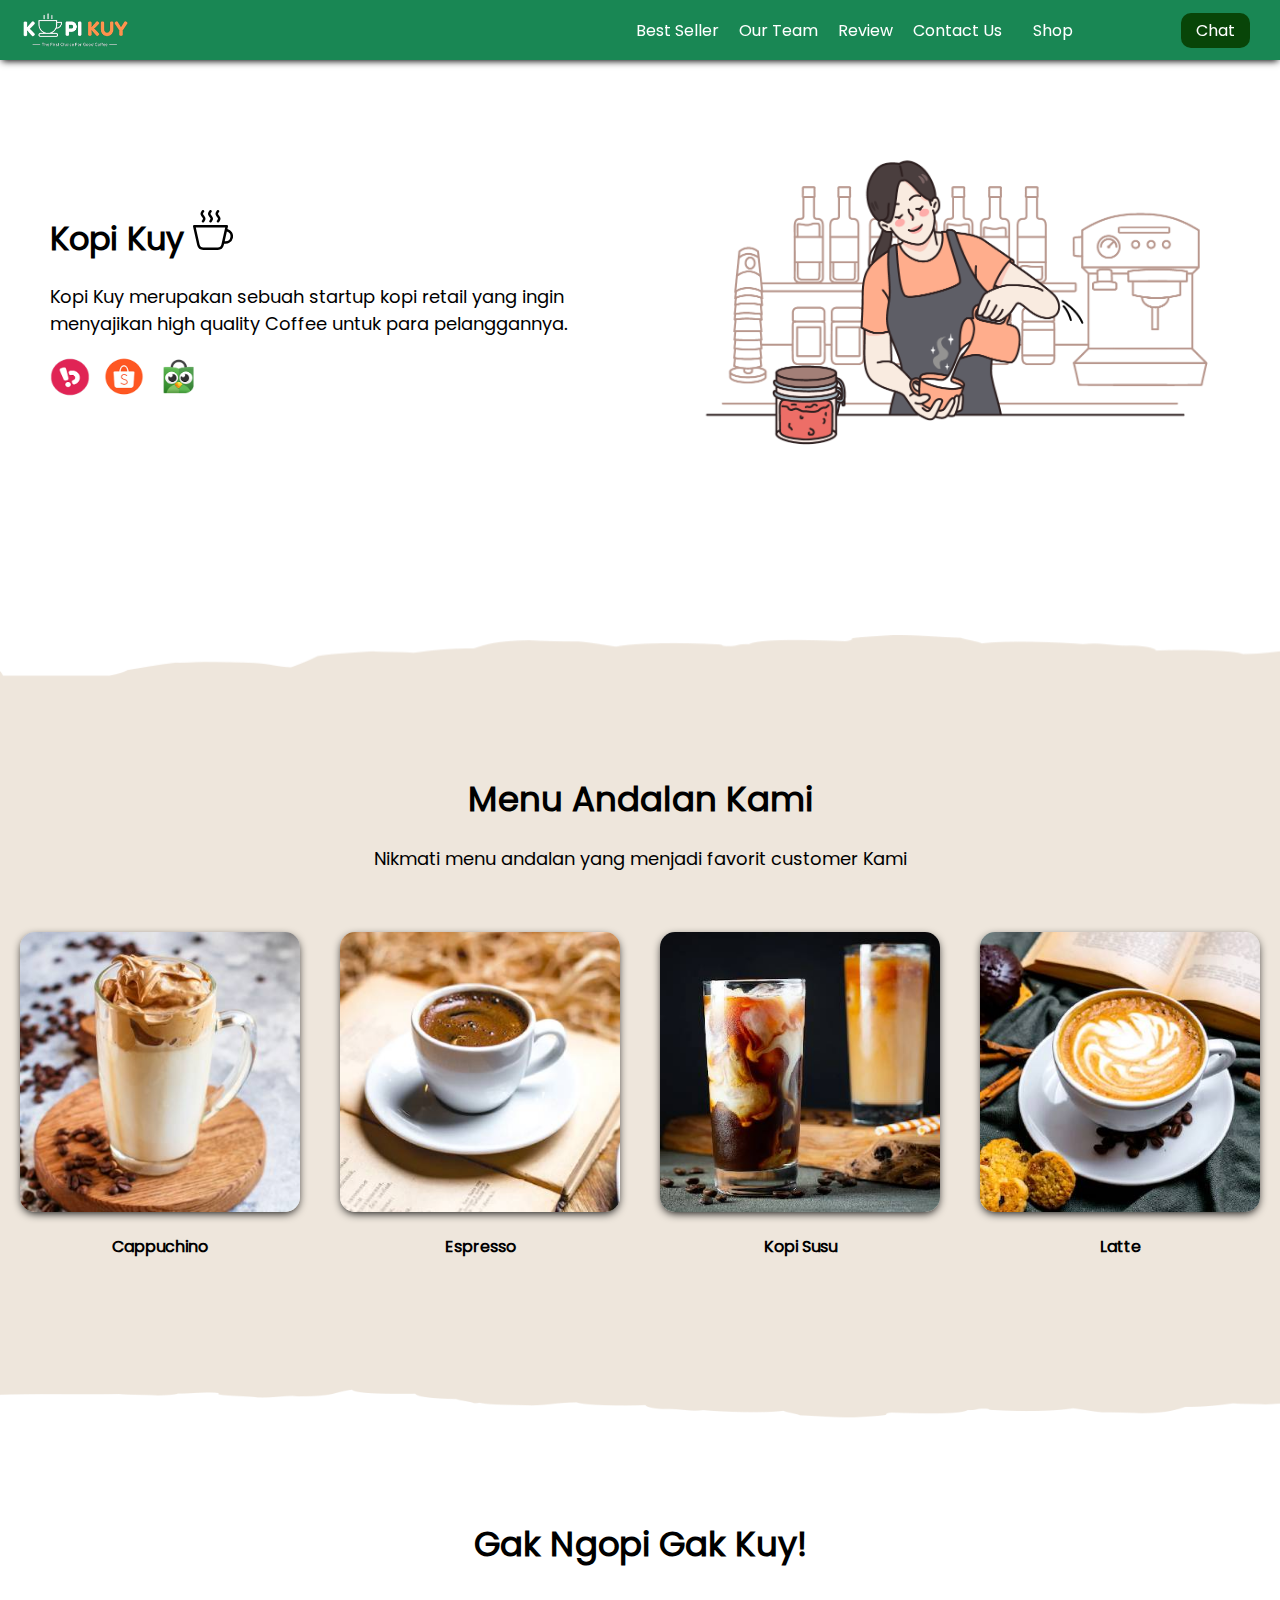
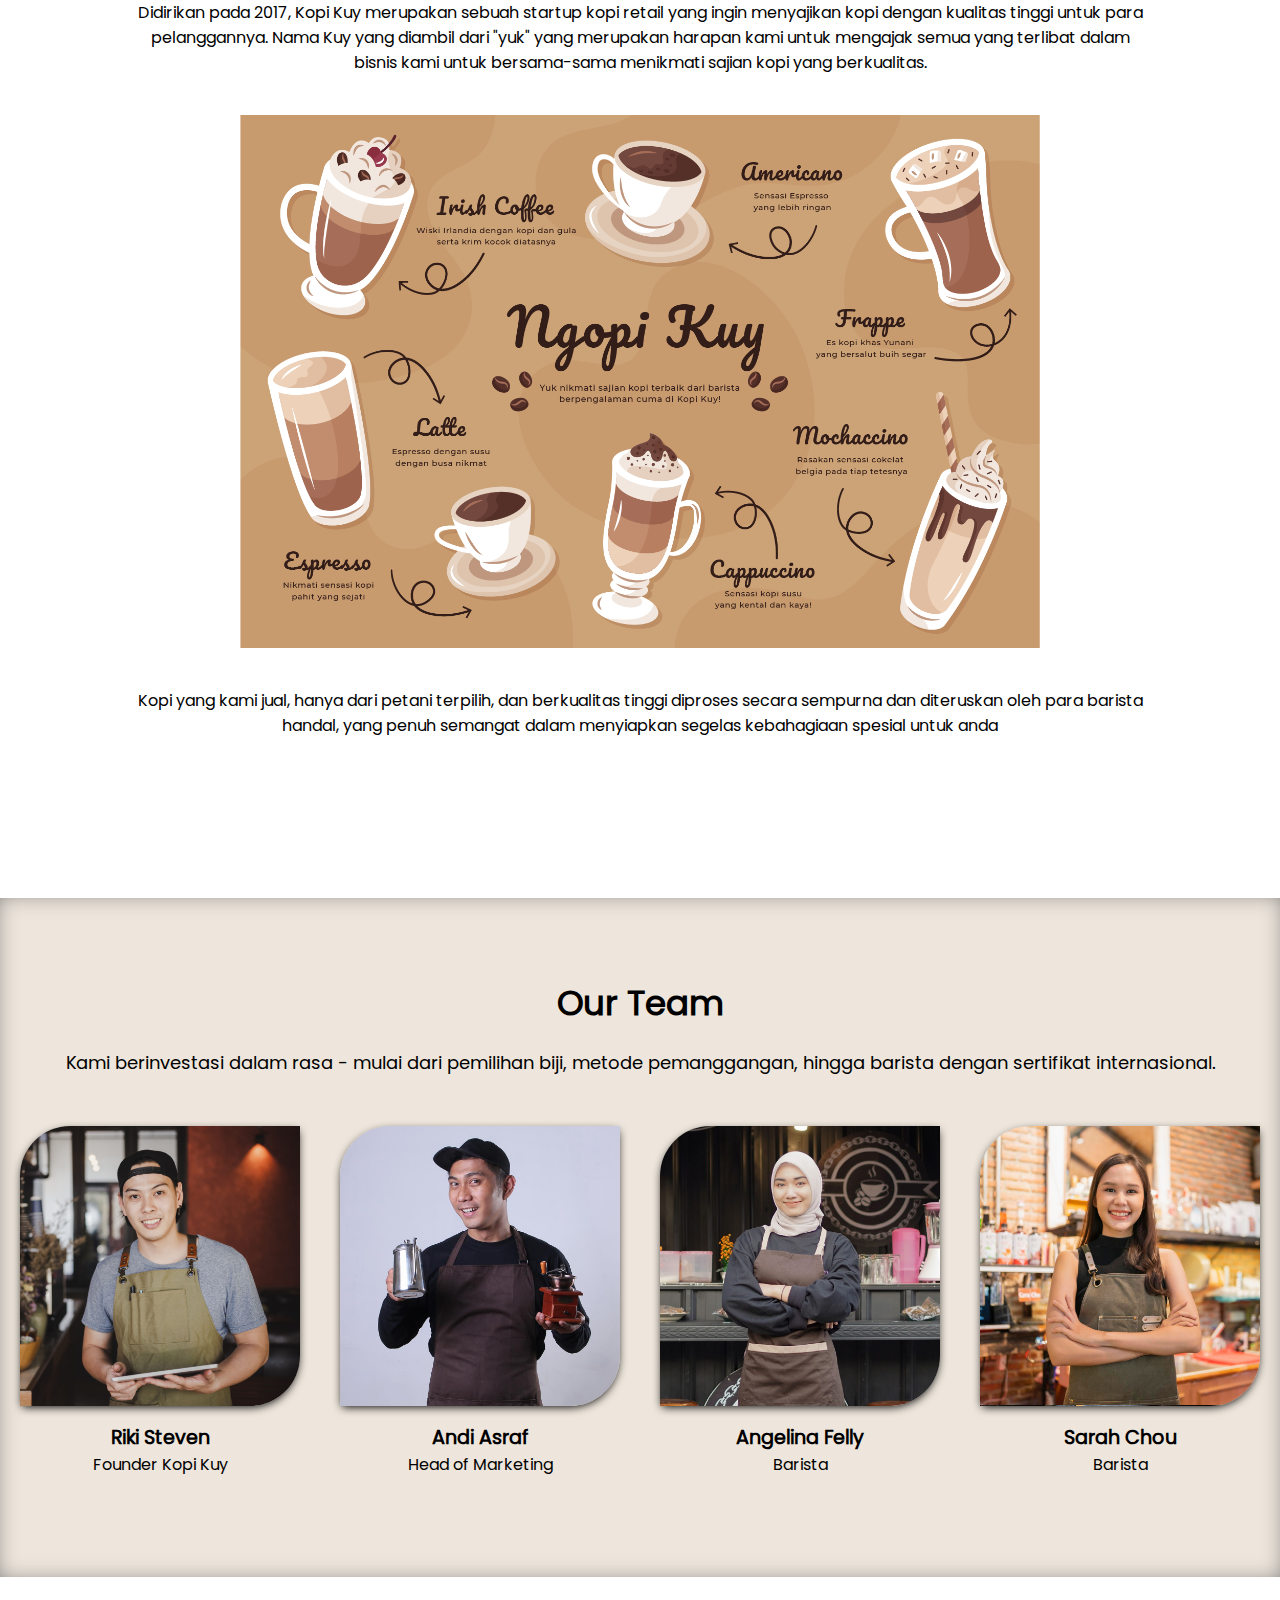
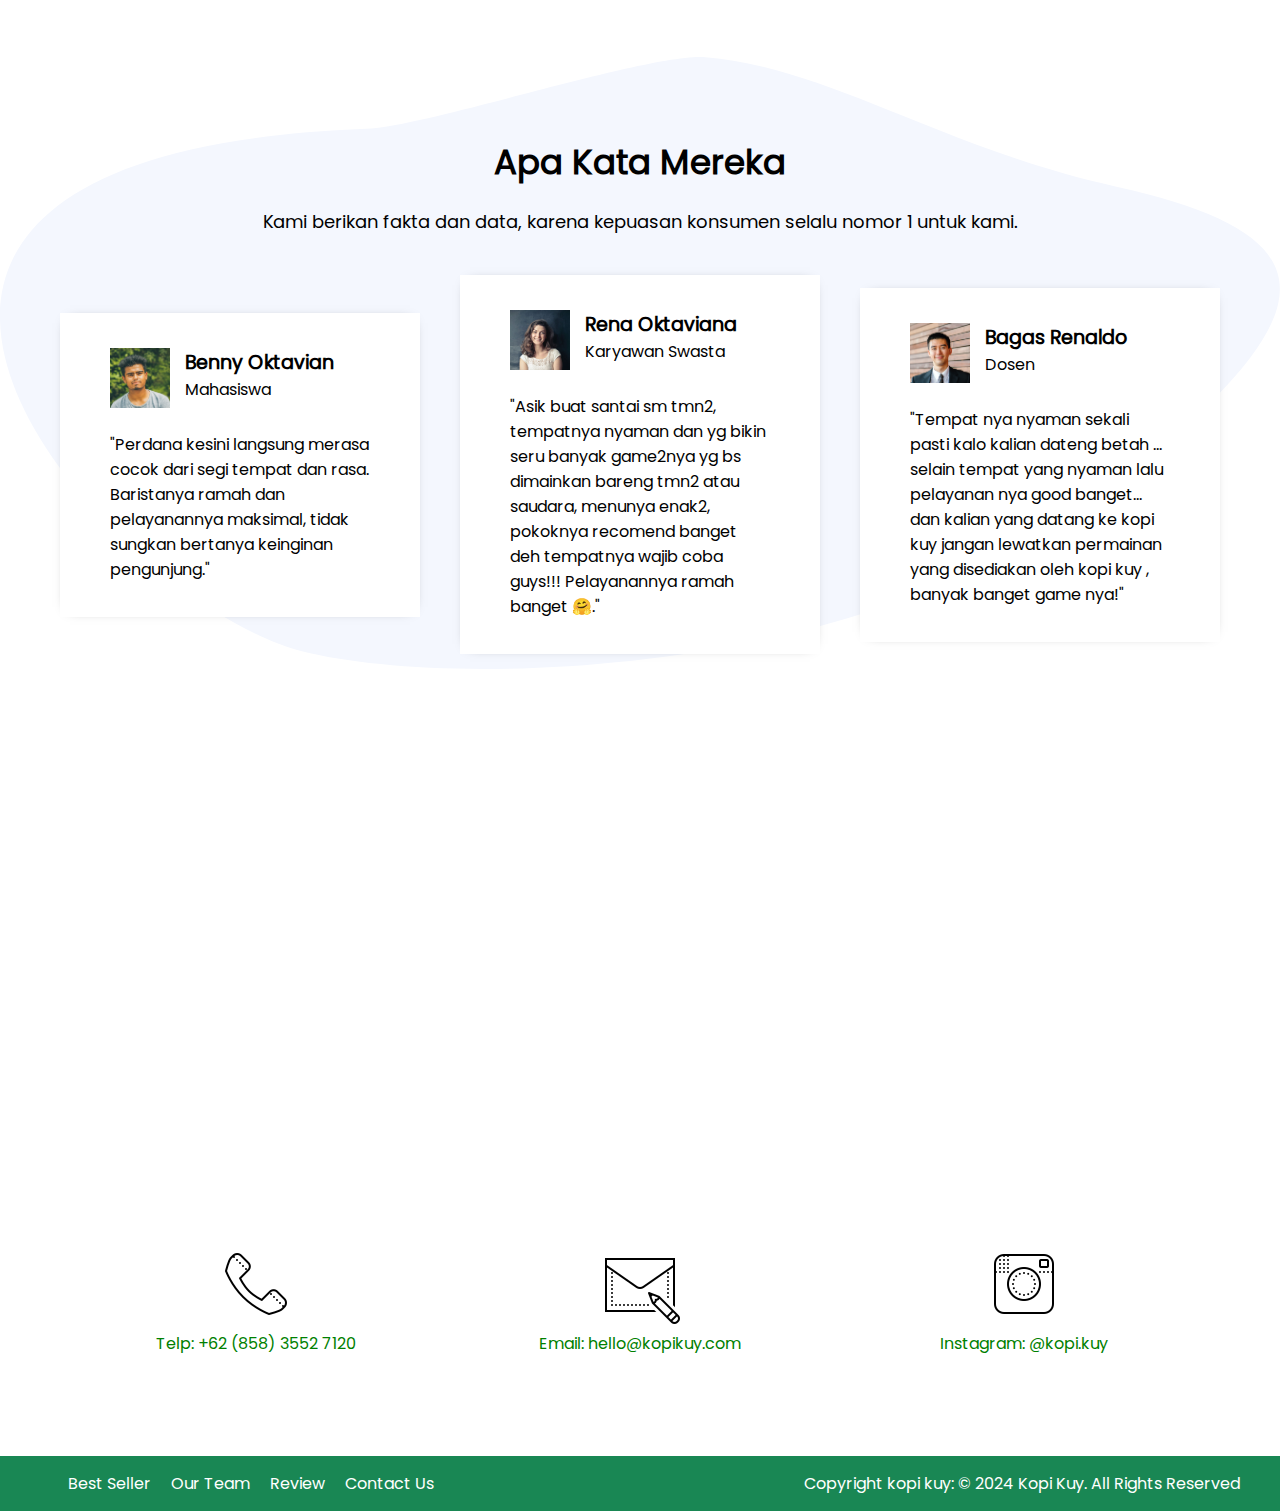
<file: index.html>
<!DOCTYPE html>
<html lang="id">

<head>
    <meta charset="UTF-8">
    <meta http-equiv="X-UA-Compatible" content="IE=edge">
    <meta name="viewport" content="width=device-width, initial-scale=1.0">
    <link rel="shortcut icon" href="images/favicon.ico" type="image/x-icon">
    <title>Website Kopi Kuy</title>
    <link rel="stylesheet" href="css/style.css">
</head>

<body>
    <nav>
        <img class="logo" src="images/logo/logo_kuy.png">
        <div class="navigasi">
            <a href="#best-seller">Best Seller</a>
            <a href="#our-team">Our Team</a>
            <a href="#review">Review</a>
            <a href="#contact-us">Contact Us</a>
        </div>
        <a class="shop" href="produk.html">Shop</a>
        <a class="chat" href="https://wa.me/6285835527120?text=Saya ingin bertanya" target="_blank">Chat</a>
    </nav>

    <!-- Tulis Kode HTML / <header> Setelah baris di bawah ini (baris 28) -->

    <header>
        <div class="kiri">
            <h1>
                Kopi Kuy <img src="images/icon/icon_kopi.svg" alt="">
            </h1>
            <p>
                Kopi Kuy merupakan sebuah startup kopi retail yang ingin menyajikan
                high quality Coffee untuk para pelanggannya.
            </p>
            <div class="olshop">
                <img src="images/logo/logo_bukalapak.png" alt="">
                <img src=" images/logo/logo_shopee.png" alt="">
                <img src="images/logo/logo_tokopedia.png" alt="">
            </div>
        </div>
        <div class="kanan">
            <img src="images/header/header1.png" alt="">

        </div>
    </header>

    <section class="best-seller" id="best-seller">
        <h2>
            Menu Andalan Kami
        </h2>
        <p>
            Nikmati menu andalan yang menjadi favorit customer Kami
        </p>
        <div class="produk">
            <img src="images/produk/product_capuchino.jpg" alt="">
            <p>Cappuchino</p>
        </div>
        <div class="produk">
            <img src="images/produk/product_espresso.jpg" alt="">
            <p>Espresso</p>
        </div>
        <div class="produk">
            <img src="images/produk/product_kopi_susu.jpg" alt="">
            <p>Kopi Susu</p>
        </div>
        <div class="produk">
            <img src="images/produk/product_latte.jpg" alt="">
            <p>Latte</p>
        </div>
    </section>

    <section class="about-us" id="about-us">
        <h2>
            Gak Ngopi Gak Kuy!
        </h2>
        <p>
            Didirikan pada 2017, Kopi Kuy merupakan sebuah startup kopi retail
            yang ingin menyajikan kopi dengan kualitas tinggi untuk para pelanggannya.
            Nama Kuy yang diambil dari "yuk" yang merupakan harapan kami untuk mengajak semua
            yang terlibat dalam bisnis kami untuk bersama-sama menikmati sajian kopi yang berkualitas.

        </p>
        <img src="images/about-us/aset_kopi_jumbo.png" alt="">
        <p>
            Kopi yang kami jual, hanya dari petani terpilih, dan berkualitas tinggi diproses
            secara sempurna dan diteruskan oleh para barista handal, yang penuh semangat
            dalam menyiapkan segelas kebahagiaan spesial untuk anda
        </p>
    </section>

    <section class="our-team" id="our-team">
        <h2>
            Our Team
        </h2>
        <p>
            Kami berinvestasi dalam rasa - mulai dari pemilihan biji, metode pemanggangan,
            hingga barista dengan sertifikat internasional.

        </p>
        <div class="team">
            <img src="images/team/team1.jpg" alt="">
            <h3>
                Riki Steven
            </h3>
            <p>
                Founder Kopi Kuy
            </p>
        </div>
        <div class="team">
            <img src="images/team/team2.jpg" alt="">
            <h3>
                Andi Asraf
            </h3>
            <p>
                Head of Marketing
            </p>
        </div>
        <div class="team">
            <img src="images/team/team3.jpg" alt="">
            <h3>
                Angelina Felly
            </h3>
            <p>
                Barista
            </p>
        </div>
        <div class="team">
            <img src="images/team/team4.jpg" alt="">
            <h3>
                Sarah Chou
            </h3>
            <p>
                Barista
            </p>
        </div>
    </section>

    <section class="review" id="review">
        <h2>
            Apa Kata Mereka
        </h2>
        <p>
            Kami berikan fakta dan data, karena kepuasan konsumen selalu nomor 1 untuk kami.
        </p>
        <div class="testimoni">
            <img src="images/customer/customer1.jpg" alt="">
            <div class="profile">
                <h3>
                    Benny Oktavian
                </h3>
                <p>
                    Mahasiswa
                </p>
            </div>
            <p>
                "Perdana kesini langsung merasa cocok dari segi tempat dan rasa.
                Baristanya ramah dan pelayanannya maksimal, tidak sungkan bertanya keinginan pengunjung."
            </p>
        </div>
        <div class="testimoni">
            <img src="images/customer/customer2.jpg" alt="">
            <div class="profile">
                <h3>
                    Rena Oktaviana
                </h3>
                <p>
                    Karyawan Swasta
                </p>
            </div>
            <p>
                "Asik buat santai sm tmn2, tempatnya nyaman dan yg bikin seru banyak game2nya
                yg bs dimainkan bareng tmn2 atau saudara, menunya enak2, pokoknya recomend
                banget deh tempatnya wajib coba guys!!! Pelayanannya ramah banget 🤗."
            </p>
        </div>
        <div class="testimoni">
            <img src="images/customer/customer3.jpg" alt="">
            <div class="profile">
                <h3>
                    Bagas Renaldo
                </h3>
                <p>
                    Dosen
                </p>
            </div>
            <p>
                "Tempat nya nyaman sekali pasti kalo kalian dateng betah ...
                selain tempat yang nyaman lalu pelayanan nya good banget...
                dan kalian yang datang ke kopi kuy jangan lewatkan permainan yang disediakan
                oleh kopi kuy , banyak banget game nya!"
            </p>
        </div>
    </section>

    <section class="contact-us" id="contact-us">
        <iframe
            src="https://www.google.com/maps/embed?pb=!1m14!1m8!1m3!1d7932.741866032694!2d106.668581!3d-6.214715!3m2!1i1024!2i768!4f13.1!3m3!1m2!1s0x2e69f9912c7f297b%3A0xe5a3a671dae861ab!2sKopi%20kuy!5e0!3m2!1sid!2sid!4v1680617229460!5m2!1sid!2sid"
            allowfullscreen="" loading="lazy" referrerpolicy="no-referrer-when-downgrade"></iframe>
        <div class="kontak">
            <img src="images/icon/icon_phone.png" alt="">
            <p>
                Telp: +62 (858) 3552 7120 
            </p>
        </div>
        <div class="kontak">
            <img src="images/icon/icon_mail.png" alt="">
            <p>
                Email: hello@kopikuy.com
            </p>
        </div>
        <div class="kontak">
            <img src="images/icon/icon_instagram.png" alt="">
            <p>
                Instagram: @kopi.kuy
            </p>
        </div>
    </section>

    <footer>
        <div class="navigasi">
            <a href="#best-seller">Best Seller</a>
            <a href="#our-team">Our Team</a>
            <a href="#review">Review</a>
            <a href="#contact-us">Contact Us</a>
        </div>
        <p>
            Copyright kopi kuy: © 2024 Kopi Kuy. All Rights Reserved
        </p>
    </footer>
    <!--
        Kode HTML tidak boleh lewat dari batas ini
        Pastikan setiap section di tutup
        misalnya kode <section class="best-seller"> harus ada
        di bawah kode </header> (perhatikan ada garis miringnya
        dan setiap section harus setelah kode </section>
        jangan menulis <section> di dalam <section>
    -->
</body>

</html>
</file>
<file: css/style.css>
/* Kode * di bawah ini untuk mereset tampilan setiap web browser supaya seragam */

* {
   box-sizing: border-box;
   margin: 0;
   padding: 0;
}

html {
   /* scroll-behavior: smooth agar scroll ketika klik pada navigasi menjadi halus */
   scroll-behavior: smooth;
}

/* 
Kode di bawah ini untuk mengatur nav sampai footer agar memiliki tampilan flexibel
selengkapnya akan di bahas di hari ke 3
*/

nav,
header,
section,
footer {
   /* 
      display: flex memiliki pengaturan yang dapat mengatur agar elemen
      di dalamnya memiliki ukuran yang fleksibel
      digunakan saat ada elemen yang isinya lebih dari satu kolom
   */
   display: flex;
   /* 
      align-items: center mengatur elemen di dalamnya rata tengah vertikal
   */
   align-items: center;

   /* 
      justify-content: center mengatur elemen di dalamnya rata tengah horizontal
   */
   justify-content: center;

   /* 
      flex-wrap: wrap mengatur agar jika lebar elemen berlebih, maka elemen
      akan otomatis diletakan di baris baru (tidak dipaksakan di satu baris)
   */
   flex-wrap: wrap;
}



/* 
Kode @font-face untuk menginstall font ke dalam Website 
src adalah untuk lokasi fontnya, font dapat di cari di website https://fonts.google.com/
dengan memberi nama family, maka kita mendaftarkan font tersebut ke dalam website
*/

@font-face {
   src: url(../fonts/poppins.woff2);
   font-family: 'Poppins';
}

body {
   /* 
   mendaftarkan semua teks pada body menjadi family Poppins 
   kenapa pada body? karena elemen body membungkus semua elemen dari nav section sampai footer
   */
   font-family: 'Poppins';
}

/*
Misalnya ada font dari google yang bernama Irish Grover yang berada di:
https://fonts.gstatic.com/s/irishgrover/v23/buExpoi6YtLz2QW7LA4flVgv__RP.woff2

maka bisa coba copy kode berikut untuk menginstall font tadi:

@font-face {
  font-family: 'Irish Grover';
  font-style: normal;
  font-weight: 400;
  src: url(https://fonts.gstatic.com/s/irishgrover/v23/buExpoi6YtLz2QW7LA4flVgv__RP.woff2) format('woff2');
}

Jika kode di atas sudah di copy
Nanti pada element yang ingin menggunakan font Irish Grover Tadi, tinggal diganti font-familynya
misal mau mengganti h1 dan h2 maka kodenya sebagai berikut:

h1,h2 {
   font-family: 'Irish Grover';
}

*/


a {
   /* menghilangkan garis bawah pada link */
   text-decoration: none;

   /* 
   color: adalah untuk mengganti warna tulisan.
   color:unset digunakan pada a untuk menghilangkan warna bawaan pada link (biasanya warna biru) 
   */
   color: unset;
}

h2 {
   /* mengatur ukuran huruf ke 34 pixel */
   font-size: 34px;
}

h3 {
   /* mengatur ukuran huruf ke 1.2rem */
   font-size: 1.2rem;
}

h1,
h2,
h3 {
   /* mengatur tebal huruf bisa bold, normal*/
   font-weight: bold;
}

img {
   /* 
      kode max-width artinya lebar maksimal
      mengatur agar semua elemen img memiliki lebar maksimal 100% agar
      besar gambar tidak melebihi layar ataupun elemen pembungkus
   */
   max-width: 100%;
}

/* Navigasi */

nav {
   /* 
   background-color mengatur warna latar belakang 
   untuk pengguna hp, pergantian warna tidak bisa seperti vs code
   hanya dapat menggunakan warna bahasa inggris seperti: red, green, brown, purple dsb
   untuk pengguna vscode silahkan arahkan mouse ke kotak warna di bawah
   untuk mengganti warna sesuai keinginan
   */
   background-color: #198754;

   /* box-shadow membuat efek bayangan */
   box-shadow: 0 3px 7px -2px #000;

   /* width mengatur lebar elemen. 100% agar lebarnya full dari kiri sampai kanan layar */
   width: 100%;

   /* 
   padding digunakan untuk memberi jarak ke dalam. 
   efeknya bila digunakan pada elemen yang memiliki warna latar akan membuat elemen tersebut 'gemuk'
   padding-top artinya jarak ke atas, nilai padding dapat berupa
   padding-top, padding-bottom, padding-left, padding-right
   */
   padding-top: 10px;
   padding-bottom: 10px;

   /* 
   position mengatur posisi elemen, position:fixed supaya elemen nav akan ikut menempel di atas layar
   saat kita scroll ke bawah. Jika ingin navigasi gak nempel, bisa menggunakan position:static;
   */
   position: fixed;

   /* Nilai z-index semakin besar, maka elemen akan semakin di depan */
   z-index: 500;
}

img.logo {
   /* height mengatur tinggi elemen */
   height: 40px;
   /* penjelasan margin mirip dengan padding, fungsinya untuk memberi jarak pada elemen */
   margin-left: 20px;
}

div.navigasi {
   margin-left: auto;
   margin-right: 15px;
}

nav a {
   color: #fff;
   padding-left: 8px;
   padding-right: 8px;
}

a.shop {
   margin-right: 100px;
}

a.chat {
   margin-right: 30px;
   background-color: rgb(8, 69, 8);
   color: #fff;
   padding-top: 5px;
   padding-right: 15px;
   padding-bottom: 5px;
   padding-left: 15px;
   border-radius: 10px;
}


/* 
   PERHATIKAN bahwa dalam mengatur elemen, nama elemen langsung ditulis
   sedangkan untuk mengatur class, dibutuhkan tanda titik (.) terlebih dulu
   img {} berarti seluruh elemen dengan tag img (<img src="....">), 
   sedangkan .img artinya hanya elemen dengan class img (<img class="img" src="...">) 
*/


/* HEADER */


header,
section {
   /*
    padding mengatur jarak ke dalam
    pada padding dan margin ditambahkan top / right / bottom / top 
    untuk mengatur jarak masing-masing 
   */
   padding-top: 80px;
   padding-bottom: 80px;

   /* margin mengatur jarak ke luar */
   margin-bottom: 80px;
}

/* penulisan CSS dapat digabung dengan beberapa elemen */
header div.kiri,
header div.kanan {
   /* width mengatur lebar elemen. 50% artinya setengah ukuran elemen pembungkus */
   width: 50%;
   padding: 50px;
}

header h1 {
   margin-bottom: 20px;
}

header p {
   /* font-size digunakan untuk mengatur ukuran huruf */
   font-size: 18px;
   margin-bottom: 20px;
}

div.olshop img {
   width: 40px;
   /* aspect-ratio:1 agar tinggi menyesuaikan width */
   aspect-ratio: 1;
   margin-right: 10px;
}

/* Best Seller */

section.best-seller {
   position: relative;

   /* background-color mengatur warna latar belakang elemen */
   background-color: #EEE6DC;

   /* text-align mengatur rata tulisan, bisa bernilai: left, right, center, justify */
   text-align: center;
}

/* 
terkait position, after, dan before memerlukan pemahaman mendalam
terkait layout pada CSS untuk dapat memahami secara penuh 
*/

section.best-seller::before,
section.best-seller::after {
   position: absolute;
   content: "";
   width: 100%;
   height: 76px;

   /* background-image untuk menambahkan gambar sebagai background */
   background-image: url(../images/background/garis-atas.png);

   /*background-size agar gambar latar menyesuaikan tinggi / lebar elemen */
   background-size: cover;

   top: -60px;
   left: 0;
}

section.best-seller::after {
   height: 60px;
   background-image: url(../images/background/garis-bawah.png);
   top: unset;
   bottom: -60px;
}

section.best-seller h2 {
   margin-bottom: 20px;
   width: 100%;
}

/* 
Penulisan section.best-seller > p berarti mengatur elemen p yang langsung
di bungkus oleh elemen <section class="best-seller">
aturan ini tidak berlaku untuk elemen <p> yang ada di dalam <div class="produk">
*/

section.best-seller>p {
   font-size: 18px;
   margin-bottom: 40px;
   width: 100%;
}

div.produk {
   /* 
      Penulisan padding dan margin seperti padding:20px ini penulisan singkat 
      yang berarti top, right, bottom, left nilainya sama, yaitu 20px 
   */
   padding: 20px;
   width: 25%;
}

div.produk img {
   /* transition membuat animasi transisi dari perubahan style, 0.3s berarti 0.3 detik */
   transition: all 0.3s ease;

   /* border-radius  Membuat sudut membulat */
   border-radius: 15px;

   /* box-shadow membuat efek bayangan */
   box-shadow: 0 3px 10px -2px #000;
}

/*

kode div.produk img:hover akan dijalankan saat mouse ada di atas elemen <img> yang ada
di dalam <div class="produk"> 
karena ada efek transition pada div.produk img 
maka akan menghasilkan efek animasi yang smooth

*/
div.produk img:hover {

   /* membuat transformasi, bisa berupa scale(1.05), rotate(180deg), translateY(-50px), dsb */
   transform: scale(0.9);
   border-radius: 50%;
}

div.produk p {
   margin-top: 15px;
   font-weight: bold;
}



/* About US */

section.about-us {
   /* max-width: 80%; mengatur lebar maksimal elemen tidak boleh melebihi 80% layar */
   max-width: 80%;

   /* margin-left dan margin-right auto akan membuat posisi elemen berada di tengah */
   margin-left: auto;
   margin-right: auto;
   text-align: center;
}

section.about-us h2 {
   margin-bottom: 30px;
   width: 100%;
}

section.about-us img {
   /* 
      Penulisan width: 800px dan max-width: 100% mengatur agar
      elemen memiliki lebar 800px namun tidak boleh melebihi 100% ukuran layar
   */
   width: 800px;
   max-width: 100%;
   margin: auto;
}

/*
section.about-us p:nth-child(2) berarti mengatur elemen ke 2 dengan jenis <p>
yang ada di dalam <section class="about-us">
*/

section.about-us p:nth-child(2) {
   margin-bottom: 40px;
}

section.about-us p:nth-child(4) {
   margin-top: 40px;
}


/* OUR TEAM */

section.our-team {
   background-color: #EEE6DC;
   box-shadow: inset 0px 0px 23px -6px #707070;
   text-align: center;
}

section.our-team h2 {
   margin-bottom: 20px;
   width: 100%;
}

section.our-team>p {
   margin-bottom: 30px;
   font-size: 18px;
   width: 800px;
   max-width: 90%;
   margin-left: auto;
   margin-right: auto;
   width: 100%;
}

div.team {
   width: 25%;
   padding: 20px;
}

div.team img {
   width: 100%;
   aspect-ratio: 1/1;
   object-fit: cover;
   box-shadow: 0 3px 10px -2px #000;
   border-radius: 50px 0px 50px 0px;
   margin-bottom: 10px;
}


/* REVIEW */

section.review {
   background-image: url(../images/background/bg-review.svg);
   /* 
      background-size: contain;
      membuat gambar latar belakang tidak terpotong
   */
   background-size: contain;

   /* 
      background-repeat: no-repeat;
      membuat gambar latar belakang tidak diulang (duplikat)
   */
   background-repeat: no-repeat;
   padding-left: 40px;
   padding-right: 40px;
   justify-content: space-around;
   /* align-items: stretch; membuat tinggi elemen di dalam .review .baris seragam */
   text-align: center;
}

section.review h2 {
   margin-bottom: 20px;
   width: 100%;
}

section.review>p {
   margin-bottom: 40px;
   font-size: 18px;
   width: 100%;
}

div.testimoni {
   width: 30%;
   display: flex;
   flex-wrap: wrap;
   padding: 35px 50px;
   box-shadow: 0px 0px 12px -10px #000;
   background-color: #fff;
}

div.testimoni img {
   width: 60px;
   height: 60px;
   margin-right: 15px;
   object-fit: cover;
}

div.profile {
   text-align: left;
   display: block;
   margin-bottom: 30px;
   width: calc(100% - 75px);
}

div.profile p {
   width: 100%;
   text-align: left;
}

div.testimoni>p {
   width: 100%;
   text-align: left;
}


/* CONTACT US */
section.contact-us {
   margin-bottom: 20px;
}

section.contact-us iframe {
   width: 100%;
   height: 300px;
   border: 0;
}

div.kontak {
   width: 30%;
   /* color mengatur warna tulisan */
   color: green;
   text-align: center;
   margin-top: 50px;
}


/* FOOTER */

footer {
   background-color: #198754;
   padding-top: 15px;
   padding-bottom: 15px;
   color: #fff;
   padding-right: 40px;
   padding-left: 40px;
}

footer div.navigasi {
   margin-left: 20px;
   margin-right: auto;
}

footer div.navigasi a {
   padding: 8px;
}

/* UNTUK kode RESPONSIF hari ke 3 tulis DI BAWAH sini */
@media (max-width:768px) {

   .navigasi {
      display: none;
   }

   a.shop {
      margin-right: 20px;
      margin-left: auto;
   }

   header {
      text-align: center;
   }

   header div.kiri,
   header div.kanan {
      width: 100%;
      padding: 25px;
   }

   div.produk,
   div.team,
   div.kontak {
      width: 50%;
   }

   div.testimoni {
      width: 100%;
      margin-bottom: 20px;
      padding: 30px;
   }

}


/* Kode CSS Selesai di sini */
</file>
